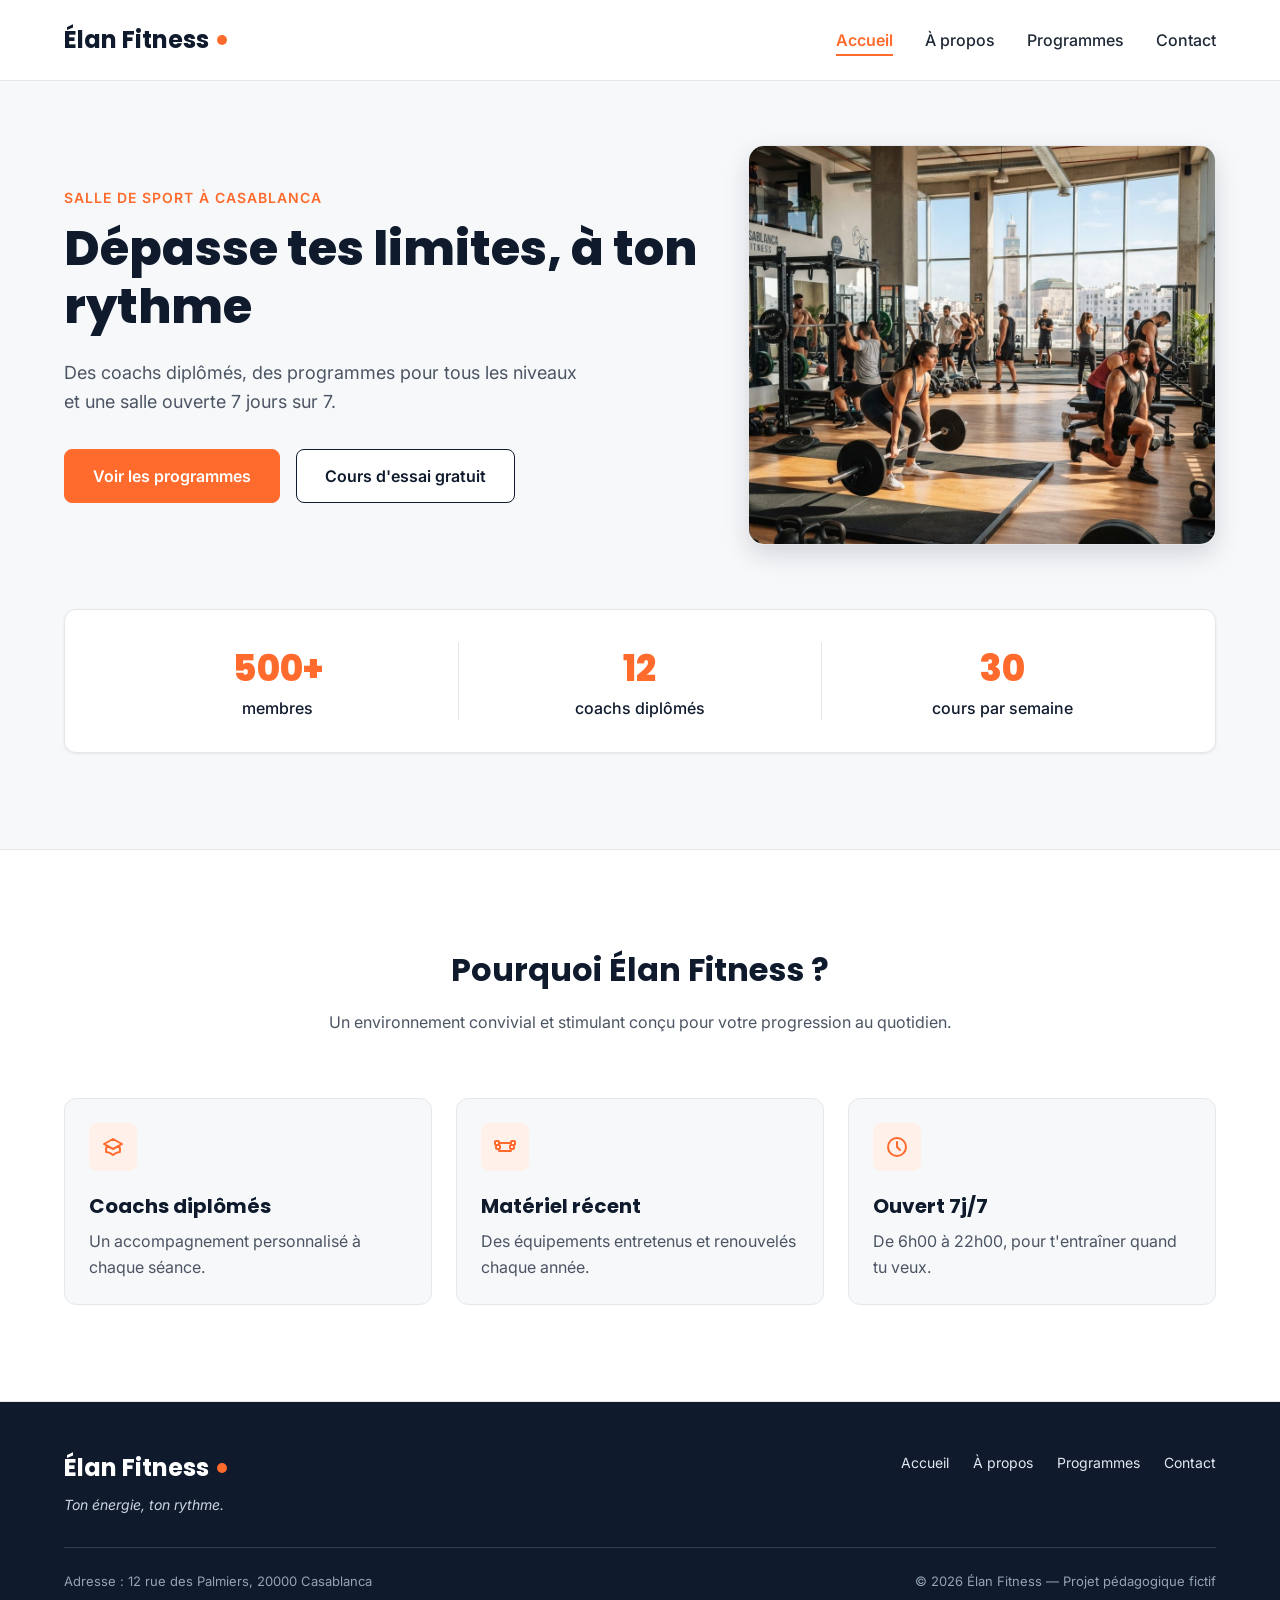
<file: index.html>
<!DOCTYPE html>
<html lang="fr">
<head>
  <meta charset="UTF-8">
  <meta name="viewport" content="width=device-width, initial-scale=1">

  <meta name="description" content="Élan Fitness, salle de sport à Casablanca : musculation, yoga, cardio et boxe fitness avec des coachs diplômés. Réservez votre cours d'essai gratuit.">

  <title>Élan Fitness | Salle de sport à Casablanca</title>

  
  <link rel="preconnect" href="https://fonts.googleapis.com">
  <link rel="preconnect" href="https://fonts.gstatic.com" crossorigin>

  <link href="https://fonts.googleapis.com/css2?family=Inter:wght@400;500;600&family=Poppins:wght@600;700;800&display=swap" rel="stylesheet">

  <link rel="stylesheet" href="style.css">
</head>

<body>

  <header class="en-tete">
    <div class="conteneur en-tete-contenu">

      <a href="index.html" class="logo">Élan Fitness</a>

      <nav aria-label="Navigation principale">
        <ul class="menu">
          <li>
            <a href="index.html" class="lien-actif" aria-current="page">
              Accueil
            </a>
          </li>

          <li>
            <a href="propos.html">À propos</a>
          </li>

          <li>
            <a href="programes.html">Programmes</a>
          </li>
          <li>
            <a href="contact.html">Contact</a>
          </li>
        </ul>
      </nav>

    </div>
  </header>


  <main>

    <!-- Section d'accueil -->
    <section id="accueil" class="hero">

      <div class="conteneur">

        <div class="hero-contenu">

          <div class="hero-texte">

            <p class="sur-titre">
              Salle de sport à Casablanca
            </p>

            <h1>
              Dépasse tes limites, à ton rythme
            </h1>

            <p class="hero-description">
              Des coachs diplômés, des programmes pour tous les niveaux
              et une salle ouverte 7 jours sur 7.
            </p>

            <div class="boutons">

              <a href="programes.html" class="bouton bouton-principal">
                Voir les programmes
              </a>

              <a href="contact.html" class="bouton bouton-secondaire">
                Cours d'essai gratuit
              </a>

            </div>

          </div>

          <img
            class="hero-image"
            src="img/hero.jpg"
            alt="Des personnes s'entraînent dans une salle de sport lumineuse à Casablanca"
          >

        </div>


        <div class="chiffres">

          <div class="chiffre">
            <p class="chiffre-nombre">500+</p>
            <p>membres</p>
          </div>

          <div class="chiffre">
            <p class="chiffre-nombre">12</p>
            <p>coachs diplômés</p>
          </div>

          <div class="chiffre">
            <p class="chiffre-nombre">30</p>
            <p>cours par semaine</p>
          </div>

        </div>

      </div>

    </section>


    <!-- Section avantages -->
    <section class="section section-blanche">

      <div class="conteneur">

        <div class="section-titre">

          <h2>
            Pourquoi Élan Fitness ?
          </h2>

          <p>
            Un environnement convivial et stimulant conçu pour votre
            progression au quotidien.
          </p>

        </div>


        <div class="cartes">

          <article class="carte carte-avantage">

            <div class="icone">
              <img src="img/icone-coach.svg" alt="">
            </div>

            <h3>
              Coachs diplômés
            </h3>

            <p>
              Un accompagnement personnalisé à chaque séance.
            </p>

          </article>


          <article class="carte carte-avantage">

            <div class="icone">
              <img src="img/icone-materiel.svg" alt="">
            </div>

            <h3>
              Matériel récent
            </h3>

            <p>
              Des équipements entretenus et renouvelés chaque année.
            </p>

          </article>


          <article class="carte carte-avantage">

            <div class="icone">
              <img src="img/icone-horloge.svg" alt="">
            </div>

            <h3>
              Ouvert 7j/7
            </h3>

            <p>
              De 6h00 à 22h00, pour t'entraîner quand tu veux.
            </p>

          </article>

        </div>

      </div>

    </section>

  </main>


  <footer class="pied-de-page">

    <div class="conteneur">

      <div class="pied-haut">

        <div>

          <p class="logo logo-clair">
            Élan Fitness
          </p>

          <p class="slogan">
            Ton énergie, ton rythme.
          </p>

        </div>


        <nav aria-label="Navigation du pied de page">

          <ul class="menu menu-pied">

            <li>
              <a href="index.html">Accueil</a>
            </li>

            <li>
              <a href="propos.html">À propos</a>
            </li>

            <li>
              <a href="programes.html">Programmes</a>
            </li>
            <li>
              <a href="contact.html">Contact</a>
            </li>

          </ul>

        </nav>

      </div>


      <div class="pied-bas">

        <p>
          Adresse : 12 rue des Palmiers, 20000 Casablanca
        </p>

        <p>
          &copy; 2026 Élan Fitness — Projet pédagogique fictif
        </p>

      </div>

    </div>

  </footer>

</body>
</html>
</file>
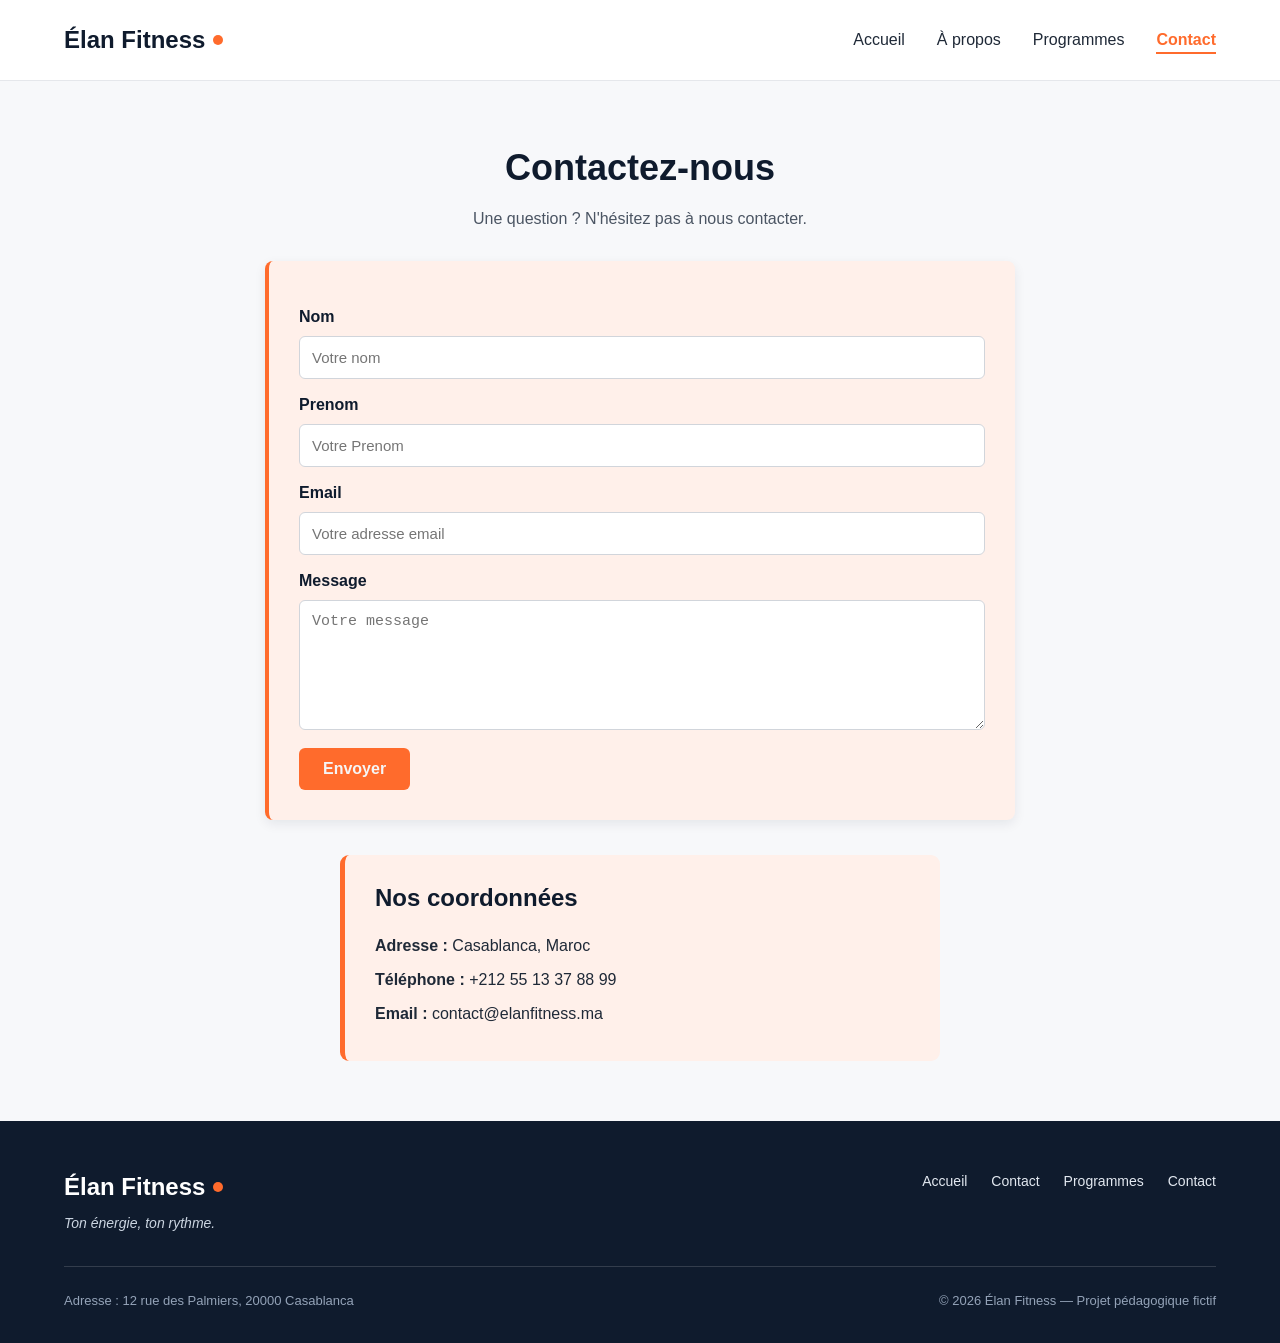
<file: contact.html>
<!DOCTYPE html>
<html lang="fr">

<head>
    <meta charset="UTF-8">
    <meta name="viewport" content="width=device-width, initial-scale=1">

    <title>Contact | Elan Fitness</title>


    <link rel="stylesheet" href="style.css">
</head>

<body>

    <header class="en-tete">
        <div class="conteneur en-tete-contenu">

            <a href="index.html" class="logo">Élan Fitness</a>

            <nav aria-label="Navigation principale">
                <ul class="menu">
                    <li><a href="index.html">Accueil</a></li>
                    <li><a href="propos.html">À propos</a></li>
                    <li><a href="programes.html">Programmes</a></li>
                    <li><a href="contact.html" class="lien-actif" aria-current="page">Contact</a></li>
                </ul>
            </nav>

        </div>
    </header>

    <main>


        <section class="contact">
            <div class="conteneur">

                <h1>Contactez-nous</h1>
                <p>Une question ? N'hésitez pas à nous contacter.</p>

                <form>

                    <label for="nom">Nom</label>
                    <input type="text" id="nom" name="nom" placeholder="Votre nom" required>

                    <label for="prenom">Prenom</label>
                    <input type="text" id="prenom" name="prenom" placeholder="Votre Prenom" required>

                    <label for="email">Email</label>
                    <input type="email" id="email" name="email" placeholder="Votre adresse email" required>

                    <label for="message">Message</label>
                    <textarea id="message" name="message" placeholder="Votre message" required></textarea>

                    <button type="submit">Envoyer</button>
                

      
                </form>

                <div class="informations-contact">

                    <h2>Nos coordonnées</h2>

                    <p><strong>Adresse :</strong> Casablanca, Maroc</p>
                    <p><strong>Téléphone :</strong> +212 55 13 37 88 99</p>
                    <p><strong>Email :</strong> contact@elanfitness.ma</p>

                </div>

            </div>
        </section>

    </main>

     <footer class="pied-de-page">
    <div class="conteneur">

      <div class="pied-haut">

        <div>
          <p class="logo logo-clair">Élan Fitness</p>
          <p class="slogan">Ton énergie, ton rythme.</p>
        </div>

        <nav aria-label="Navigation du pied de page">
          <ul class="menu menu-pied">
            <li><a href="index.html">Accueil</a></li>
            <li><a href="contact.html">Contact</a></li>
            <li><a href="programes.html">Programmes</a></li>
              <li><a href="contact.html">Contact</a></li>
          </ul>
        </nav>

      </div>

      <div class="pied-bas">
        <p>Adresse : 12 rue des Palmiers, 20000 Casablanca</p>
        <p>&copy; 2026 Élan Fitness — Projet pédagogique fictif</p>
      </div>

    </div>
  </footer>


</body>

</html>
</file>
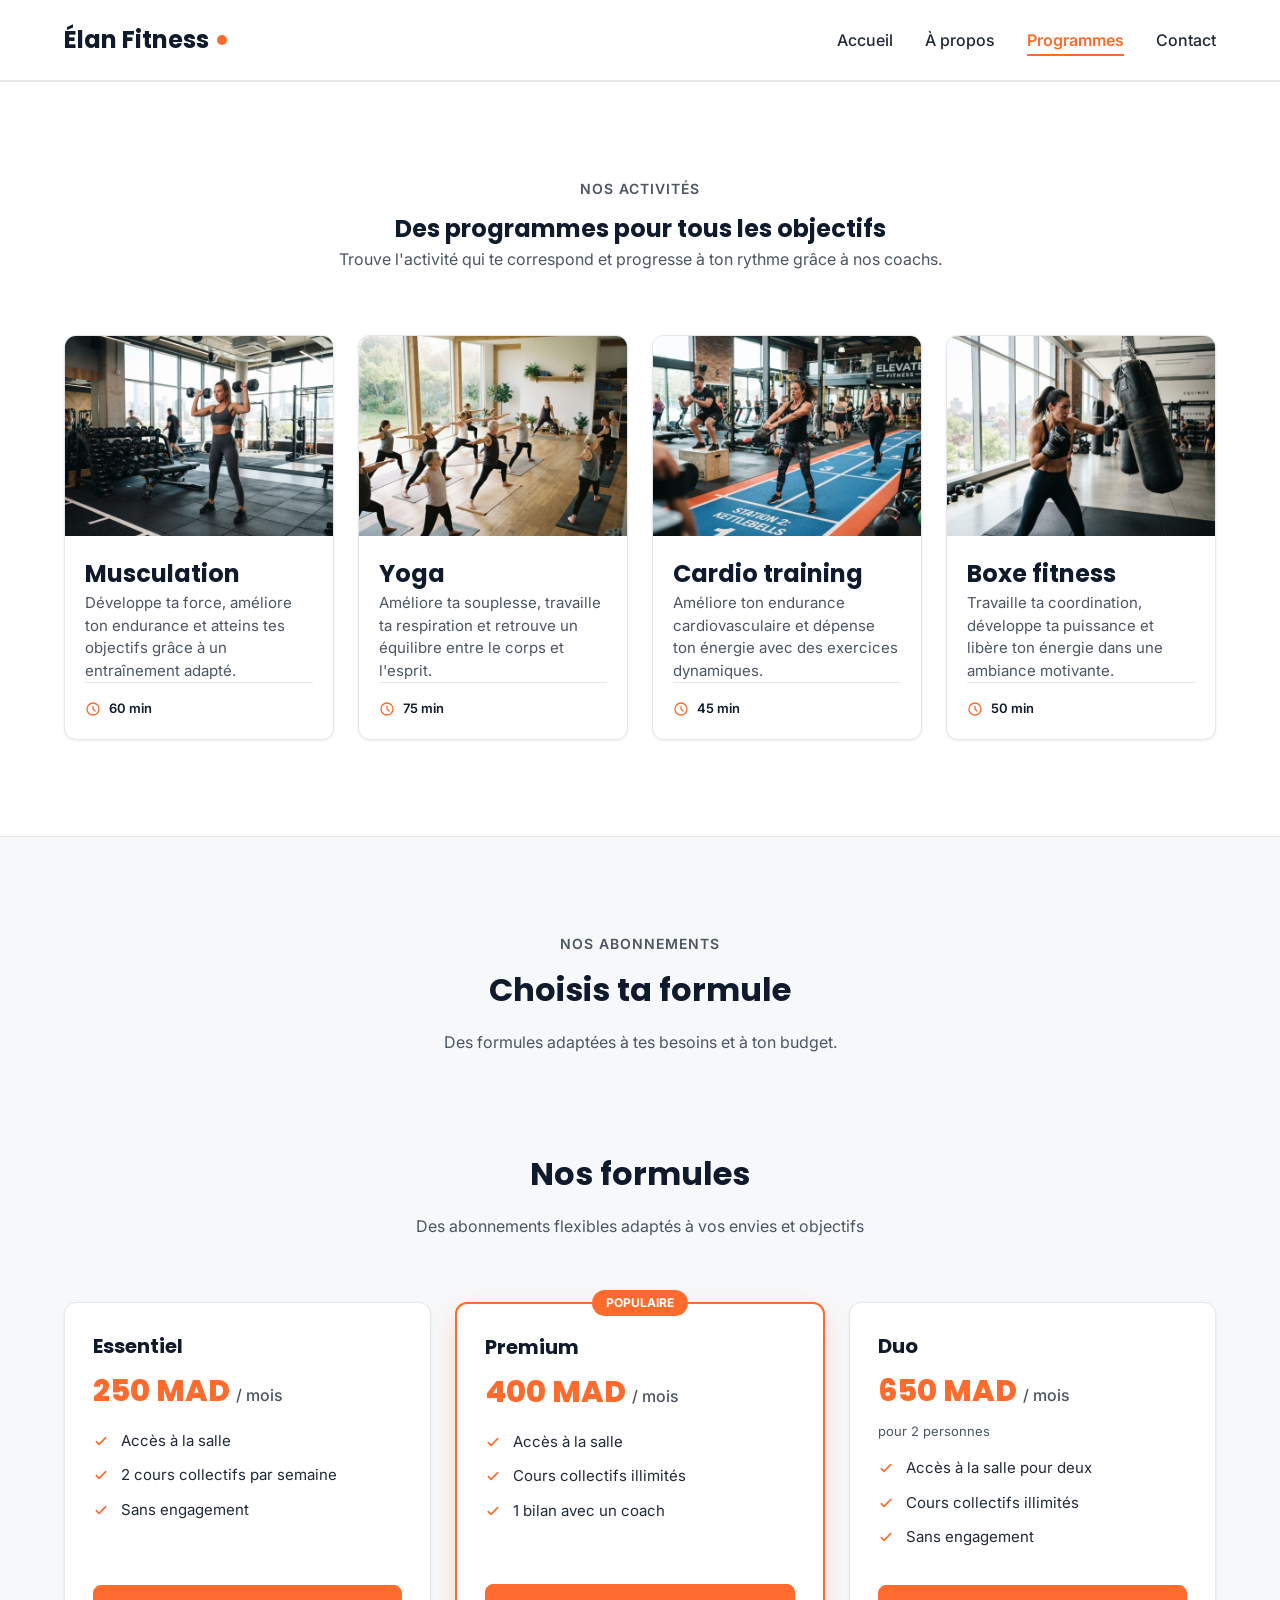
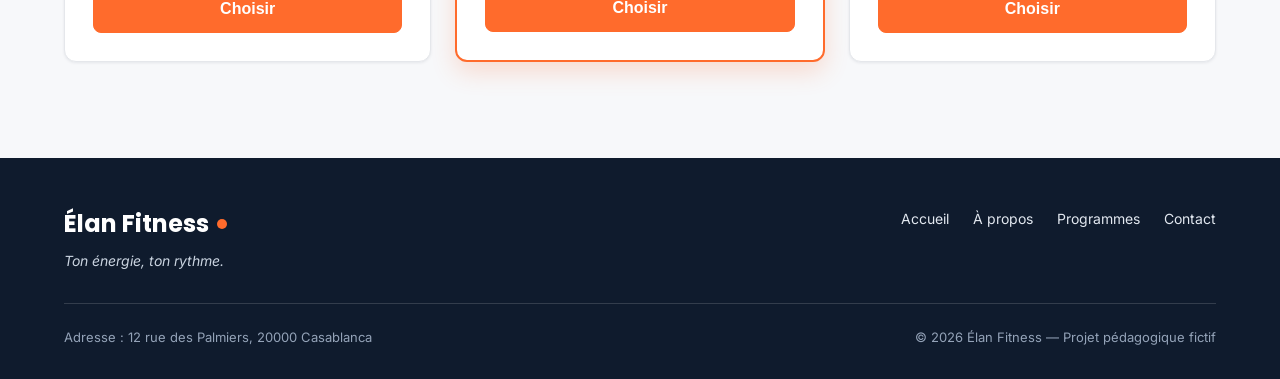
<file: programes.html>
<!DOCTYPE html>
<html lang="fr">
<head>
  <meta charset="UTF-8">
  <meta name="viewport" content="width=device-width, initial-scale=1">

  <meta name="description" content="Découvrez les programmes de musculation, yoga, cardio et boxe fitness d'Élan Fitness, ainsi que nos formules d'abonnement.">

  <title>Programmes | Élan Fitness</title>

  <link rel="preconnect" href="https://fonts.googleapis.com">
  <link rel="preconnect" href="https://fonts.gstatic.com" crossorigin>

  <link href="https://fonts.googleapis.com/css2?family=Inter:wght@400;500;600&family=Poppins:wght@600;700;800&display=swap" rel="stylesheet">

  <link rel="stylesheet" href="style.css">
</head>

<body>

  <!-- En-tête et navigation -->
  <header class="en-tete">
    <div class="conteneur en-tete-contenu">

      <a href="index.html" class="logo">Élan Fitness</a>

      <nav aria-label="Navigation principale">
        <ul class="menu">
       <li><a href="index.html">Accueil</a></li>
  <li><a href="propos.html">À propos</a></li>
<li>
    <a href="programes.html" class="lien-actif" aria-current="page">
        Programmes
    </a>
</li>
<li><a href="contact.html">Contact</a></li>
        </ul>
      </nav>

    </div>
  </header>

  <main>

    <!-- Section des programmes -->
    <section class="section section-blanche" id="programmes">
      <div class="conteneur">

        <div class="section-titre">
          <p class="sur-titre">Nos activités</p>
          <h1>Des programmes pour tous les objectifs</h1>
          <p>
            Trouve l'activité qui te correspond et progresse à ton rythme
            grâce à nos coachs.
          </p>
        </div>

        <div class="cartes">

          <!-- Musculation -->
          <article class="carte carte-programme">
            <img
              src="img/musculation.jpg"
              alt="Espace de musculation avec des équipements sportifs">

            <div class="programme-corps">
              <h2>Musculation</h2>
              <p>
                Développe ta force, améliore ton endurance et atteins
                tes objectifs grâce à un entraînement adapté.
              </p>
              <p class="duree">
                <img src="img/icone-duree.svg" alt="">
                60 min
              </p>
            </div>
          </article>

          <!-- Yoga -->
          <article class="carte carte-programme">
            <img
              src="img/yoga.jpg"
              alt="Séance de yoga dans un espace calme">

            <div class="programme-corps">
              <h2>Yoga</h2>
              <p>
                Améliore ta souplesse, travaille ta respiration et
                retrouve un équilibre entre le corps et l'esprit.
              </p>
              <p class="duree">
                <img src="img/icone-duree.svg" alt="">
                75 min
              </p>
            </div>
          </article>

          <!-- Cardio -->
          <article class="carte carte-programme">
            <img
              src="img/cardio.jpg"
              alt="Entraînement cardio dans une salle de sport">

            <div class="programme-corps">
              <h2>Cardio training</h2>
              <p>
                Améliore ton endurance cardiovasculaire et dépense
                ton énergie avec des exercices dynamiques.
              </p>
              <p class="duree">
                <img src="img/icone-duree.svg" alt="">
                45 min
              </p>
            </div>
          </article>

          <!-- Boxe -->
          <article class="carte carte-programme">
            <img
              src="img/boxe.jpg"
              alt="Entraînement de boxe fitness">

            <div class="programme-corps">
              <h2>Boxe fitness</h2>
              <p>
                Travaille ta coordination, développe ta puissance
                et libère ton énergie dans une ambiance motivante.
              </p>
              <p class="duree">
                <img src="img/icone-duree.svg" alt="">
                50 min
              </p>
            </div>
          </article>

        </div>
      </div>
    </section>

    <!-- Section des formules -->
    <section class="section" id="formules">
      <div class="conteneur">

        <div class="section-titre">
          <p class="sur-titre">Nos abonnements</p>
          <h2>Choisis ta formule</h2>
          <p>
            Des formules adaptées à tes besoins et à ton budget.
          </p>
        </div>

        <div class="formules">

          <div class="section-titre">
            <h2>Nos formules</h2>
            <p>Des abonnements flexibles adaptés à vos envies et objectifs</p>
          </div>


          <div class="cartes">

            <article class="carte formule">
              <h4>Essentiel</h4>

              <p class="prix">250 MAD <span>/ mois</span></p>

              <ul class="formule-liste">
                <li>Accès à la salle</li>
                <li>2 cours collectifs par semaine</li>
                <li>Sans engagement</li>
              </ul>

              <button type="button" class="bouton bouton-principal">Choisir</button>
            </article>


            <article class="carte formule formule-populaire">
              <p class="badge-populaire">Populaire</p>

              <h4>Premium</h4>

              <p class="prix">400 MAD <span>/ mois</span></p>

              <ul class="formule-liste">
                <li>Accès à la salle</li>
                <li>Cours collectifs illimités</li>
                <li>1 bilan avec un coach</li>
              </ul>

              <button type="button" class="bouton bouton-principal">Choisir</button>
            </article>


            <article class="carte formule">
              <h4>Duo</h4>

              <p class="prix">650 MAD <span>/ mois</span></p>

              <p class="prix-note">pour 2 personnes</p>

              <ul class="formule-liste">
                <li>Accès à la salle pour deux</li>
                <li>Cours collectifs illimités</li>
                <li>Sans engagement</li>
              </ul>

         <button type="button" class="bouton bouton-principal">Choisir</button>
          </article>

        </div>
      </div>
    </section>

  </main>

  <!-- Pied de page -->
  <footer class="pied-de-page">
    <div class="conteneur">

      <div class="pied-haut">

        <div>
          <p class="logo logo-clair">Élan Fitness</p>
          <p class="slogan">Ton énergie, ton rythme.</p>
        </div>

        <nav aria-label="Navigation du pied de page">
          <ul class="menu menu-pied">
            <li><a href="index.html">Accueil</a></li>
            <li><a href="propos.html">À propos</a></li>
            
            <li>
              <a href="programes.html" aria-current="page">Programmes</a>
            </li>
            <li><a href="contact.html">Contact</a></li>
          </ul>
        </nav>

      </div>

      <div class="pied-bas">
        <p>Adresse : 12 rue des Palmiers, 20000 Casablanca</p>
        <p>&copy; 2026 Élan Fitness — Projet pédagogique fictif</p>
      </div>

    </div>
  </footer>

</body>
</html>
</file>
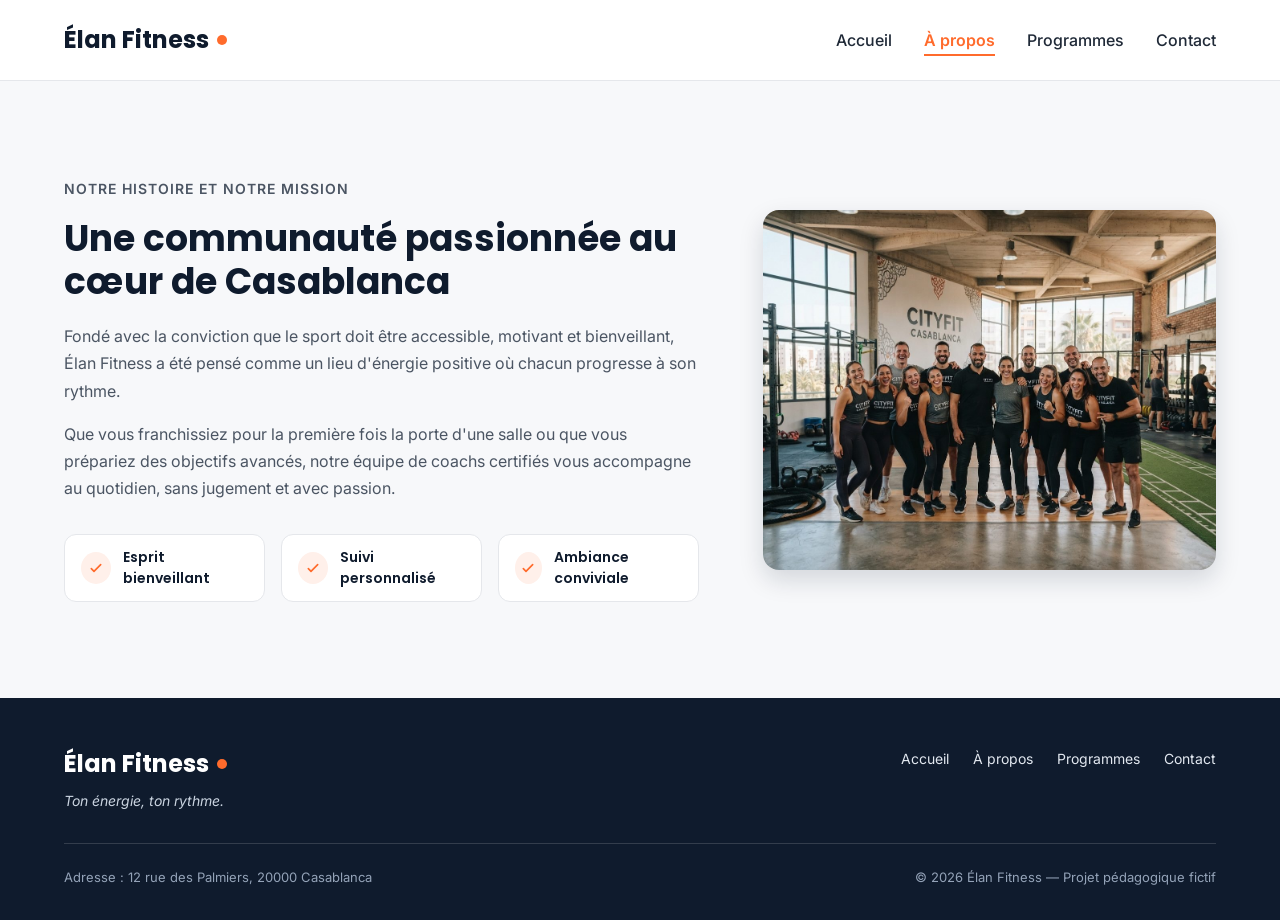
<file: propos.html>
<!DOCTYPE html>
<html lang="fr">
<head>
  <meta charset="UTF-8">
  <meta name="viewport" content="width=device-width, initial-scale=1">

  <meta name="description" content="Découvrez l'histoire, les valeurs et l'équipe d'Élan Fitness, votre salle de sport à Casablanca.">

  <title>À propos | Élan Fitness</title>

  <link rel="preconnect" href="https://fonts.googleapis.com">
  <link rel="preconnect" href="https://fonts.gstatic.com" crossorigin>

  <link href="https://fonts.googleapis.com/css2?family=Inter:wght@400;500;600&family=Poppins:wght@600;700;800&display=swap" rel="stylesheet">

  <link rel="stylesheet" href="style.css">
</head>

<body>

  <header class="en-tete">
    <div class="conteneur en-tete-contenu">

      <a href="index.html" class="logo">Élan Fitness</a>

      <nav aria-label="Navigation principale">
        <ul class="menu">
          <li><a href="index.html">Accueil</a></li>
          <li><a href="propos.html" class="lien-actif" aria-current="page">À propos</a></li>
          <li><a href="programes.html">Programmes</a></li>
            <li><a href="contact.html">Contact</a></li>
        </ul>
      </nav>

    </div>
  </header>

  <main>

    <section class="section">
      <div class="conteneur apropos-contenu">

        <div class="apropos-texte">

          <p class="sur-titre">Notre histoire et notre mission</p>

          <h1>Une communauté passionnée au cœur de Casablanca</h1>

          <p>
            Fondé avec la conviction que le sport doit être accessible,
            motivant et bienveillant, Élan Fitness a été pensé comme un
            lieu d'énergie positive où chacun progresse à son rythme.
          </p>

          <p>
            Que vous franchissiez pour la première fois la porte d'une
            salle ou que vous prépariez des objectifs avancés, notre
            équipe de coachs certifiés vous accompagne au quotidien,
            sans jugement et avec passion.
          </p>

          <ul class="valeurs">

            <li class="valeur">
              <div class="icone icone-petite">
                <img src="img/icone-check.svg" alt="">
              </div>
              <span>Esprit bienveillant</span>
            </li>

            <li class="valeur">
              <div class="icone icone-petite">
                <img src="img/icone-check.svg" alt="">
              </div>
              <span>Suivi personnalisé</span>
            </li>

            <li class="valeur">
              <div class="icone icone-petite">
                <img src="img/icone-check.svg" alt="">
              </div>
              <span>Ambiance conviviale</span>
            </li>

          </ul>

        </div>

        <img
          class="apropos-image"
          src="img/equipe.jpg"
          alt="L'équipe de coachs d'Élan Fitness réunie dans la salle">

      </div>
    </section>

  </main>

  <footer class="pied-de-page">
    <div class="conteneur">

      <div class="pied-haut">

        <div>
          <p class="logo logo-clair">Élan Fitness</p>
          <p class="slogan">Ton énergie, ton rythme.</p>
        </div>

        <nav aria-label="Navigation du pied de page">
          <ul class="menu menu-pied">
            <li><a href="index.html">Accueil</a></li>
            <li><a href="propos.html" aria-current="page">À propos</a></li>
            <li><a href="programes.html">Programmes</a></li>
              <li><a href="contact.html">Contact</a></li>
          </ul>
        </nav>

      </div>

      <div class="pied-bas">
        <p>Adresse : 12 rue des Palmiers, 20000 Casablanca</p>
        <p>&copy; 2026 Élan Fitness — Projet pédagogique fictif</p>
      </div>

    </div>
  </footer>

</body>
</html>
</file>
<file: style.css>
* {
  box-sizing: border-box;
  margin: 0;
  padding: 0;
}

html {
  scroll-behavior: smooth;
}

body {
  font-family: 'Inter', Arial, sans-serif;
  font-size: 16px;
  line-height: 1.5;
  color: #1F2937;
  background-color: #F7F8FA;
}

h1, h2, h3, h4 {
  font-family: 'Poppins', Arial, sans-serif;
  color: #0F1B2D;
}

a {
  color: inherit;
  text-decoration: none;
}

ul {
  list-style: none;
}

img {
  display: block;
  max-width: 100%;
}

a:focus-visible,
button:focus-visible {
  outline: 3px solid #FF6B2C;
  outline-offset: 2px;
}

.conteneur {
  width: 100%;
  max-width: 1200px;
  margin: 0 auto;
  padding: 0 24px;
}

.section {
  padding: 96px 0;
}

.section-blanche {
  background-color: #FFFFFF;
  border-top: 1px solid #E5E7EB;
  border-bottom: 1px solid #E5E7EB;
}

.section-titre {
  max-width: 640px;
  margin: 0 auto 64px;
  text-align: center;
}

.section-titre h2 {
  font-size: 32px;
  margin-bottom: 16px;
}

.section-titre h3 {
  font-size: 26px;
  margin-bottom: 12px;
}

.section-titre p {
  color: #4B5563;
}

.sur-titre {
  font-size: 14px;
  font-weight: 600;
  color: #FF6B2C;
  text-transform: uppercase;
  letter-spacing: 1px;
  margin-bottom: 12px;
}

.bouton {
  display: inline-block;
  padding: 14px 28px;
  border-radius: 8px;
  font-size: 16px;
  font-weight: 600;
  text-align: center;
  cursor: pointer;
}

.bouton-principal {
  background-color: #FF6B2C;
  border: 1px solid #FF6B2C;
  color: #FFFFFF;
}

.bouton-principal:hover {
  background-color: #F05817;
}

.bouton-secondaire {
  background-color: #FFFFFF;
  border: 1px solid #0F1B2D;
  color: #0F1B2D;
}

.bouton-secondaire:hover {
  background-color: #F3F4F6;
}

.cartes {
  display: flex;
  gap: 24px;
}

.carte {
  flex: 1;
  background-color: #FFFFFF;
  border: 1px solid #E5E7EB;
  border-radius: 12px;
  box-shadow: 0 1px 3px rgba(15, 27, 45, 0.08);
}

.icone {
  width: 48px;
  height: 48px;
  background-color: #FFF0EA;
  border-radius: 8px;
  display: flex;
  align-items: center;
  justify-content: center;
}

.icone img {
  width: 24px;
  height: 24px;
}

.icone-petite {
  width: 32px;
  height: 32px;
  border-radius: 50%;
}

.icone-petite img {
  width: 16px;
  height: 16px;
}

.en-tete {
  position: sticky;
  top: 0;
  z-index: 10;
  background-color: #FFFFFF;
  border-bottom: 1px solid #E5E7EB;
}

.en-tete-contenu {
  height: 80px;
  display: flex;
  align-items: center;
  justify-content: space-between;
}

.logo {
  display: flex;
  align-items: center;
  font-family: 'Poppins', Arial, sans-serif;
  font-size: 24px;
  font-weight: 700;
  color: #0F1B2D;
}

.logo::after {
  content: "";
  width: 10px;
  height: 10px;
  margin-left: 8px;
  background-color: #FF6B2C;
  border-radius: 50%;
}

.menu {
  display: flex;
  gap: 32px;
}

.menu a {
  font-weight: 500;
  padding-bottom: 4px;
  border-bottom: 2px solid transparent;
}

.menu a:hover {
  color: #FF6B2C;
}

.menu .lien-actif {
  color: #FF6B2C;
  font-weight: 600;
  border-bottom-color: #FF6B2C;
}

.hero {
  padding: 64px 0 96px;
}

.hero-contenu {
  display: flex;
  align-items: center;
  gap: 32px;
}

.hero-texte {
  flex: 7;
}

.hero-texte h1 {
  font-size: 48px;
  font-weight: 800;
  line-height: 1.2;
  margin-bottom: 24px;
}

.hero-description {
  max-width: 520px;
  font-size: 18px;
  line-height: 1.6;
  color: #4B5563;
  margin-bottom: 32px;
}

.boutons {
  display: flex;
  flex-wrap: wrap;
  gap: 16px;
}

.hero-image {
  flex: 5;
  min-width: 0;
  height: 400px;
  object-fit: cover;
  border-radius: 16px;
  border: 1px solid #E5E7EB;
  box-shadow: 0 10px 25px rgba(15, 27, 45, 0.15);
}

.chiffres {
  display: flex;
  margin-top: 64px;
  padding: 32px;
  background-color: #FFFFFF;
  border: 1px solid #E5E7EB;
  border-radius: 12px;
  box-shadow: 0 1px 3px rgba(15, 27, 45, 0.08);
}

.chiffre {
  flex: 1;
  text-align: center;
  font-weight: 500;
  color: #0F1B2D;
}

.chiffre + .chiffre {
  border-left: 1px solid #E5E7EB;
}

.chiffre-nombre {
  font-family: 'Poppins', Arial, sans-serif;
  font-size: 36px;
  font-weight: 800;
  color: #FF6B2C;
}

.carte-avantage {
  padding: 24px;
  background-color: #F7F8FA;
  box-shadow: none;
}

.carte-avantage .icone {
  margin-bottom: 20px;
}

.carte-avantage h3 {
  font-size: 20px;
  margin-bottom: 8px;
}

.carte-avantage p {
  color: #4B5563;
  line-height: 1.6;
}

.apropos-contenu {
  display: flex;
  align-items: center;
  gap: 64px;
}

.apropos-texte {
  flex: 7;
}

.apropos-texte h2 {
  font-size: 36px;
  line-height: 1.2;
  margin-bottom: 20px;
}

.apropos-texte p {
  color: #4B5563;
  line-height: 1.7;
  margin-bottom: 16px;
}

.valeurs {
  display: flex;
  gap: 16px;
  margin-top: 32px;
}

.valeur {
  flex: 1;
  display: flex;
  align-items: center;
  gap: 12px;
  padding: 12px 16px;
  background-color: #FFFFFF;
  border: 1px solid #E5E7EB;
  border-radius: 12px;
  font-family: 'Poppins', Arial, sans-serif;
  font-size: 14px;
  font-weight: 600;
  color: #0F1B2D;
}

.apropos-image {
  flex: 5;
  min-width: 0;
  height: 360px;
  object-fit: cover;
  border-radius: 16px;
  box-shadow: 0 10px 25px rgba(15, 27, 45, 0.15);
}

.carte-programme {
  display: flex;
  flex-direction: column;
  overflow: hidden;
}

.carte-programme > img {
  width: 100%;
  height: 200px;
  object-fit: cover;
}

.programme-corps {
  flex: 1;
  display: flex;
  flex-direction: column;
  padding: 20px;
}

.programme-corps h3 {
  font-size: 20px;
  margin-bottom: 8px;
}

.programme-corps p {
  font-size: 15px;
  color: #4B5563;
}

.etiquette {
  align-self: flex-start;
  padding: 4px 10px;
  margin-bottom: 12px;
  border-radius: 6px;
  font-size: 12px;
  font-weight: 600;
}

.etiquette-orange {
  background-color: #FFEDE5;
  color: #C2410C;
}

.etiquette-bleue {
  background-color: #DBEAFE;
  color: #1D4ED8;
}

.etiquette-verte {
  background-color: #D1FAE5;
  color: #047857;
}

.programme-corps .duree {
  display: flex;
  align-items: center;
  gap: 8px;
  margin-top: auto;
  padding-top: 16px;
  border-top: 1px solid #E5E7EB;
  font-size: 13px;
  font-weight: 600;
  color: #0F1B2D;
}

.programme-corps h3 + p {
  margin-bottom: 16px;
}

.duree img {
  width: 16px;
  height: 16px;
}

.formules {
  margin-top: 96px;
}

.formule {
  position: relative;
  display: flex;
  flex-direction: column;
  padding: 28px;
}

.formule h4 {
  font-size: 20px;
}

.prix {
  margin: 8px 0 16px;
  font-family: 'Poppins', Arial, sans-serif;
  font-size: 30px;
  font-weight: 800;
  color: #FF6B2C;
}

.prix span {
  font-family: 'Inter', Arial, sans-serif;
  font-size: 16px;
  font-weight: 500;
  color: #4B5563;
}

.prix-note {
  margin: -8px 0 16px;
  font-size: 13px;
  color: #4B5563;
}

.formule-liste {
  flex: 1;
  margin-bottom: 24px;
}

.formule-liste li {
  padding-left: 28px;
  margin-bottom: 12px;
  font-size: 15px;
  background-image: url('img/icone-check.svg');
  background-repeat: no-repeat;
  background-position: left center;
  background-size: 16px;
}

.formule .bouton {
  display: block;
}

.formule-populaire {
  border: 2px solid #FF6B2C;
  box-shadow: 0 10px 25px rgba(255, 107, 44, 0.2);
}

.badge-populaire {
  position: absolute;
  top: -14px;
  left: 50%;
  transform: translateX(-50%);
  padding: 4px 14px;
  background-color: #FF6B2C;
  border-radius: 999px;
  font-size: 12px;
  font-weight: 700;
  text-transform: uppercase;
  color: #FFFFFF;
}

.pied-de-page {
  padding: 48px 0 32px;
  background-color: #0F1B2D;
  color: #FFFFFF;
}

.pied-haut {
  display: flex;
  justify-content: space-between;
  align-items: flex-start;
  padding-bottom: 32px;
  border-bottom: 1px solid rgba(255, 255, 255, 0.15);
}

.logo-clair {
  color: #FFFFFF;
}

.slogan {
  margin-top: 8px;
  font-size: 14px;
  font-style: italic;
  color: #CBD5E1;
}

.menu-pied {
  gap: 24px;
}

.menu-pied a {
  font-size: 14px;
  font-weight: 400;
  color: #E2E8F0;
}

.pied-bas {
  display: flex;
  justify-content: space-between;
  margin-top: 24px;
  font-size: 13px;
  color: #94A3B8;
}

.apropos-texte h1 {
  font-size: 36px;
  line-height: 1.2;
  margin-bottom: 20px;
}

.contact {
  padding: 60px 0;
}

.contact h1 {
  text-align: center;
  font-size: 36px;
  margin-bottom: 12px;
}

.contact > .conteneur > p {
  text-align: center;
  color: #4B5563;
  margin-bottom: 30px;
}

.contact form {
  max-width: 750px;
  margin: 0 auto 35px;
  padding: 30px;
  background-color: #FFF0EA;
  border-left: 4px solid #FF6B2C;
  border-radius: 8px;
  box-shadow: 0 4px 12px rgba(15, 27, 45, 0.08);
}

.contact label {
  display: block;
  margin: 14px 0 7px;
  font-weight: bold;
  color: #0F1B2D;
}


.contact input,
.contact textarea {
  display: block;
  width: 100%;
  padding: 12px;
  border: 1px solid #D1D5DB;
  border-radius: 6px;
  background-color: white;
  font-size: 15px;
}

.contact textarea {
  min-height: 130px;
  resize: vertical;
}

.contact input:focus,
.contact textarea:focus {
  outline: 2px solid #FF6B2C;
  border-color: #FF6B2C;
}

.contact button {
  display: block;
  margin-top: 18px ;
  padding: 12px 24px;
  border: none;
  border-radius: 6px;
  background-color: #FF6B2C;
  color: #f6f5f5;
  font-size: 16px;
  font-weight: 600;
  cursor: pointer;
}

.contact button:hover {
  background-color: #68d04e;
}

.informations-contact {
  max-width: 600px;
  margin: 0 auto;
  padding: 25px 30px;
  background-color: #FFF0EA;
  border-left: 5px solid #FF6B2C;
  border-radius: 9px;

}

.informations-contact h2 {
  margin-bottom: 18px;
  font-size: 24px;
}

.informations-contact p {
  margin-bottom: 10px;
}
</file>
